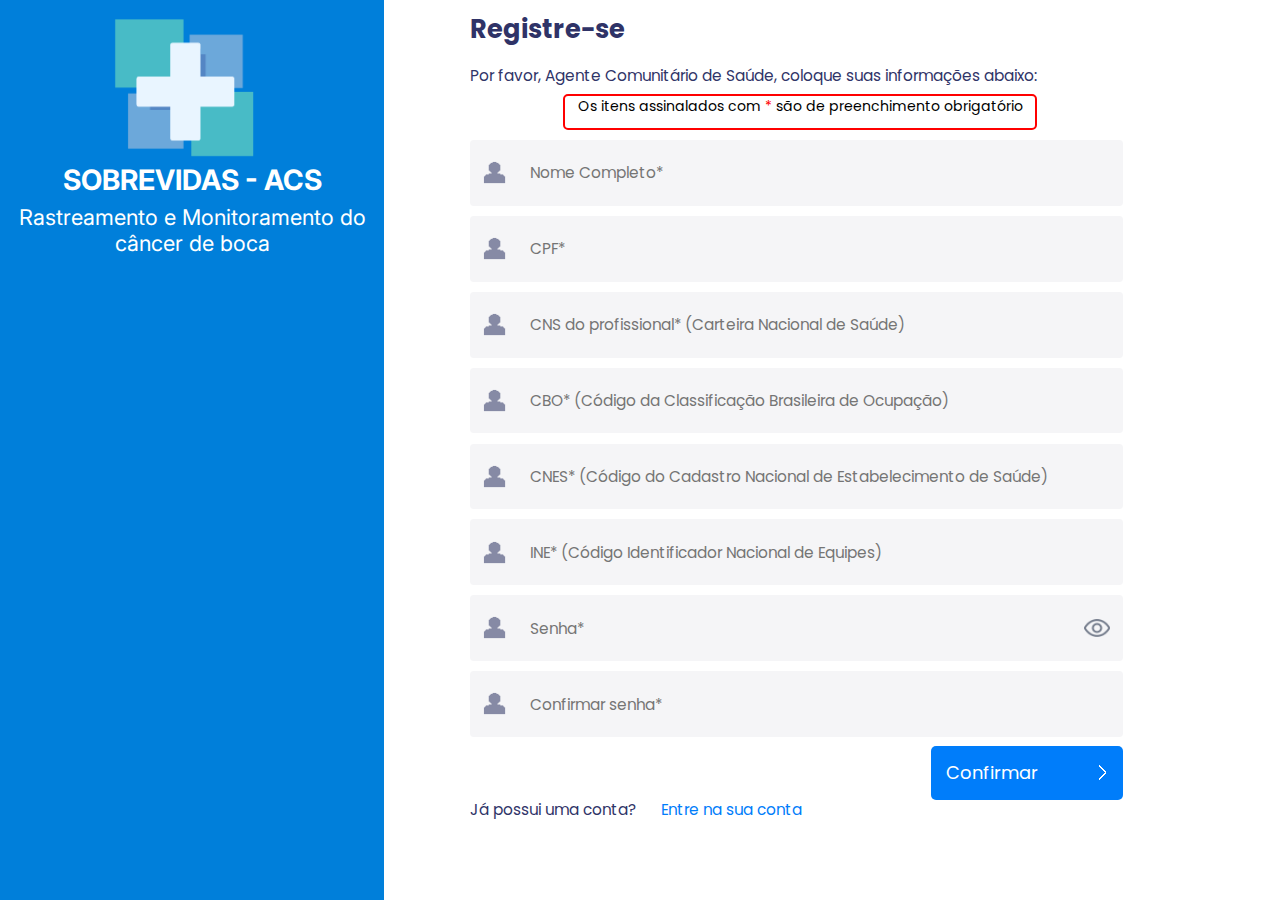
<file: tela-cadastro/index.html>
<!DOCTYPE html>
<html lang="pt-br">
<head>
    <meta charset="UTF-8">
    <meta name="viewport" content="width=device-width, initial-scale=1.0">
    <title>Cadastro</title>
    <link rel="stylesheet" href="style.css">
</head>
<body>
    <main>
        <h1>Registre-se</h1>
        <p class="pf">Por favor, Agente Comunitário de Saúde, coloque suas informações abaixo:</p>
    </main>
    <div>
        <p class="classeobrigatoria">Os itens assinalados com <span>*</span> são de preenchimento obrigatório</p>
    </div>
    <div class="formulario">
        <form action="/quote" method="post">
            <p class="p1">
                <label for="inome"></label>
                <input type="text" name="nome_completo" id="inome" required placeholder="Nome Completo*">
            </p>
            <p class="p1">
                <label for="icpf"></label>
                <input type="text" name="cpf" id="icpf" required minlength="11" maxlength="11" placeholder="CPF*" pattern="\d*">
            </p>
            <p class="p1">
                <label for="icns"></label>
                <input type="text" name="cns" id="icns" placeholder="CNS do profissional* (Carteira Nacional de Saúde)" required minlength="15" maxlength="15" pattern="\d*">
            </p>
            <p class="p1">
                <label for="icbo"></label>
                <input type="text" name="cbo" id="icbo" placeholder="CBO* (Código da Classificação Brasileira de Ocupação)" required minlength="6" maxlength="6" pattern="\d*">
            </p>
            <p class="p1">
                <label for="icnes"></label>
                <input type="text" name="cnes" id="icnes" placeholder="CNES* (Código do Cadastro Nacional de Estabelecimento de Saúde)" required minlength="7" maxlength="7" pattern="\d*">
            </p>
            <p class="p1">
                <label for="iine"></label>
                <input type="text" name="ine" id="iine" placeholder="INE* (Código Identificador Nacional de Equipes)" required minlength="10" maxlength="10" pattern="\d*">
            </p>
            <p class="p7">
                <label for="ipassword"></label>
                <input type="password" name="senha" id="ipassword" required placeholder="Senha*" class="senha">
                <a id="icon" onclick="showHide()"></a>
            </p>
            <p class="p8">
                <label for="iconfirmpassword"></label>
                <input type="password" name="confirmsenha" id="iconfirmpassword" required placeholder="Confirmar senha*">
            </p>
            <p class="enviar"><button type="submit">Confirmar</button></p>
            <div class="comconta">
                <p>Já possui uma conta?<a href="../telalogin/index.html" class="entrarconta">Entre na sua conta</a></p>
            </div>
        </form>
    </div>
    <div class="view">
        <img src="img/Logo Sobrevidas Sem Escrita.png" alt="Logo Sobrevidas" class="center">
        <h2>SOBREVIDAS - ACS</h2>
        <p class="cadastro">Rastreamento e Monitoramento do câncer de boca</p>
    </div>
    <script>
        const password = document.getElementById('ipassword');
        const icon = document.getElementById('icon')

        function showHide(){
            if(password.type === 'password'){
                password.setAttribute('type', 'text');
                icon.classList.add('hide');
            }
            else{
                password.setAttribute('type', 'password');
                icon.classList.remove('hide');
            }
        }
    </script>
</body>
</html>
</file>
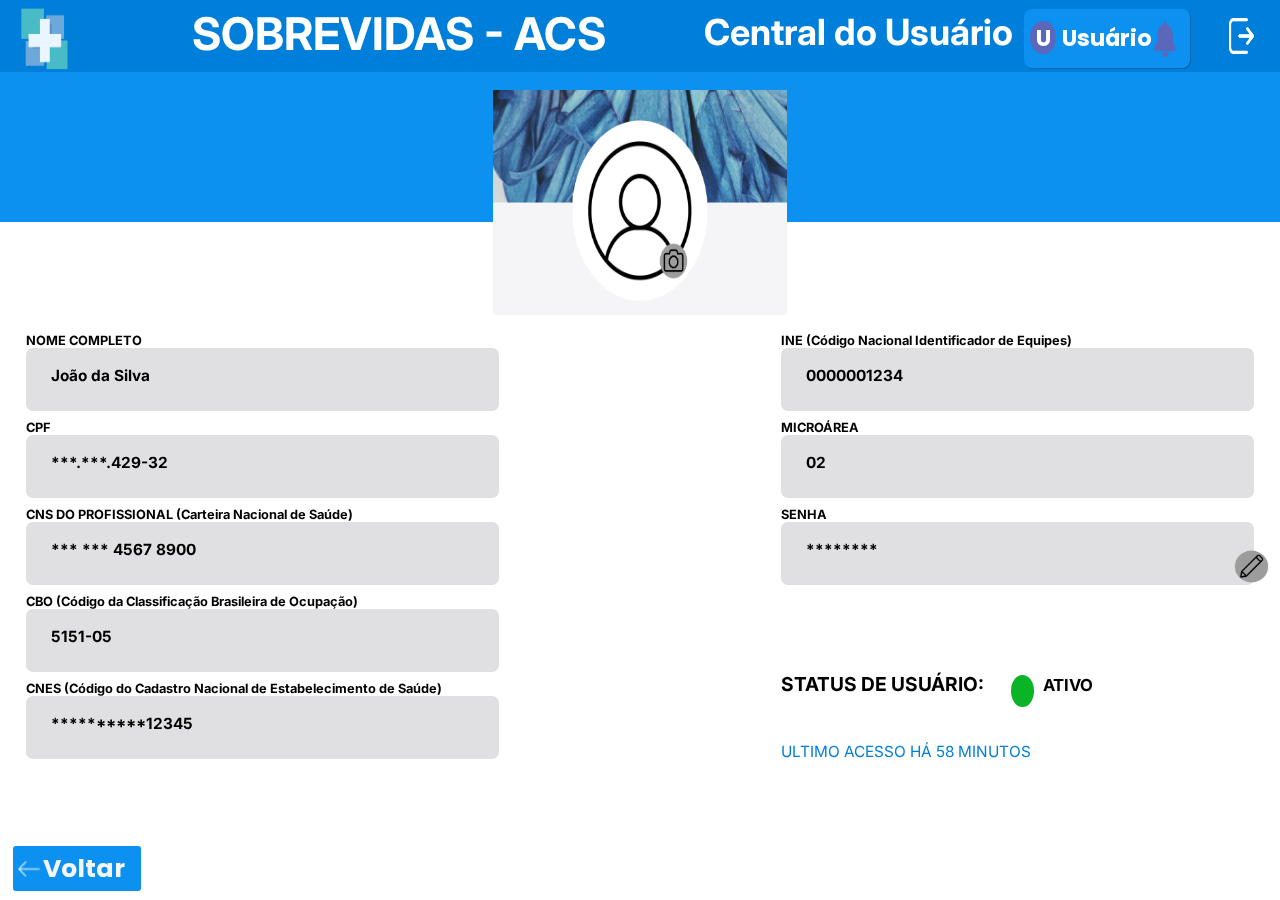
<file: central-usuario/centralusuario.html>
<!DOCTYPE html>
<html lang="en">
<head>
    <meta charset="UTF-8">
    <meta name="viewport" content="width=device-width, initial-scale=1.0">
    <title>Central do Usuário</title>
    <link rel="stylesheet" href="style.css">
</head>
<body>
    <header>
        <img src="img/LogoSobrevidas.png" alt="Logo Sobrevidas" class="posicionar">
        <h1 class="titulo">SOBREVIDAS - ACS</h1>
        <h2 class="subtitulo">Central do Usuário</h2>
        <div id="caixausuario">
            <p class="usuario">U</p>
            <p class="caixa">Usuário</p>
            <a href="#"><img src="img/sino.png" alt="Icone de Notificação" class="sinoimg"></a>
        </div>
        <a href="../telalogin/index.html"><img src="img/logout.png" alt="Icone de sair" class="sair"></a>
    </header>
    <div class="view">
        <img src="img/telafundo.png" alt="Modificar foto do usuário" class="imagem">
        <a href="#" class="camera"><img src="img/camera.png" alt="Icone de camera para trocar foto" class="camera"></a>
    </div>
    <div class="camposesquerda">
        <p class="cima">NOME COMPLETO</p>
        <p class="exemplo"><span>João da Silva</span></p>
        <p class="cima">CPF</p>
        <p class="exemplo"><span>***.***.429-32</span></p>
        <p class="cima">CNS DO PROFISSIONAL (Carteira Nacional de Saúde)</p>
        <p class="exemplo"><span>*** *** 4567 8900</span></p>
        <p class="cima">CBO (Código da Classificação Brasileira de Ocupação)</p>
        <p class="exemplo"><span>5151-05</span></p>
        <p class="cima">CNES (Código do Cadastro Nacional de Estabelecimento de Saúde)</p>
        <p class="exemplo"><span>**********12345</span></p>
    </div>
    <div class="camposdireita">
        <p class="cima">INE (Código Nacional Identificador de Equipes)</p>
        <p class="exemplo"><span>0000001234</span></p>
        <p class="cima">MICROÁREA</p>
        <p class="exemplo"><span>02</span></p>
        <p class="cima">SENHA</p>
        <div class="lapiscolar">
            <p class="exemplo"><span>********</span></p>
            <a href="#"><p class="lapis"><img src="img/lapis.png" alt="Lapis de edição" class="lapisimg"></p></a>
        </div>
        <p class="status">STATUS DE USUÁRIO: </p>
        <p class="bola"></p>
        <p class="ativo">ATIVO</p>
        <p class="acesso">ULTIMO ACESSO HÁ 58 MINUTOS</p>
    </div>
    <footer>
        <input type="submit" value="Voltar">
    </footer>
</body>
</html>
</file>
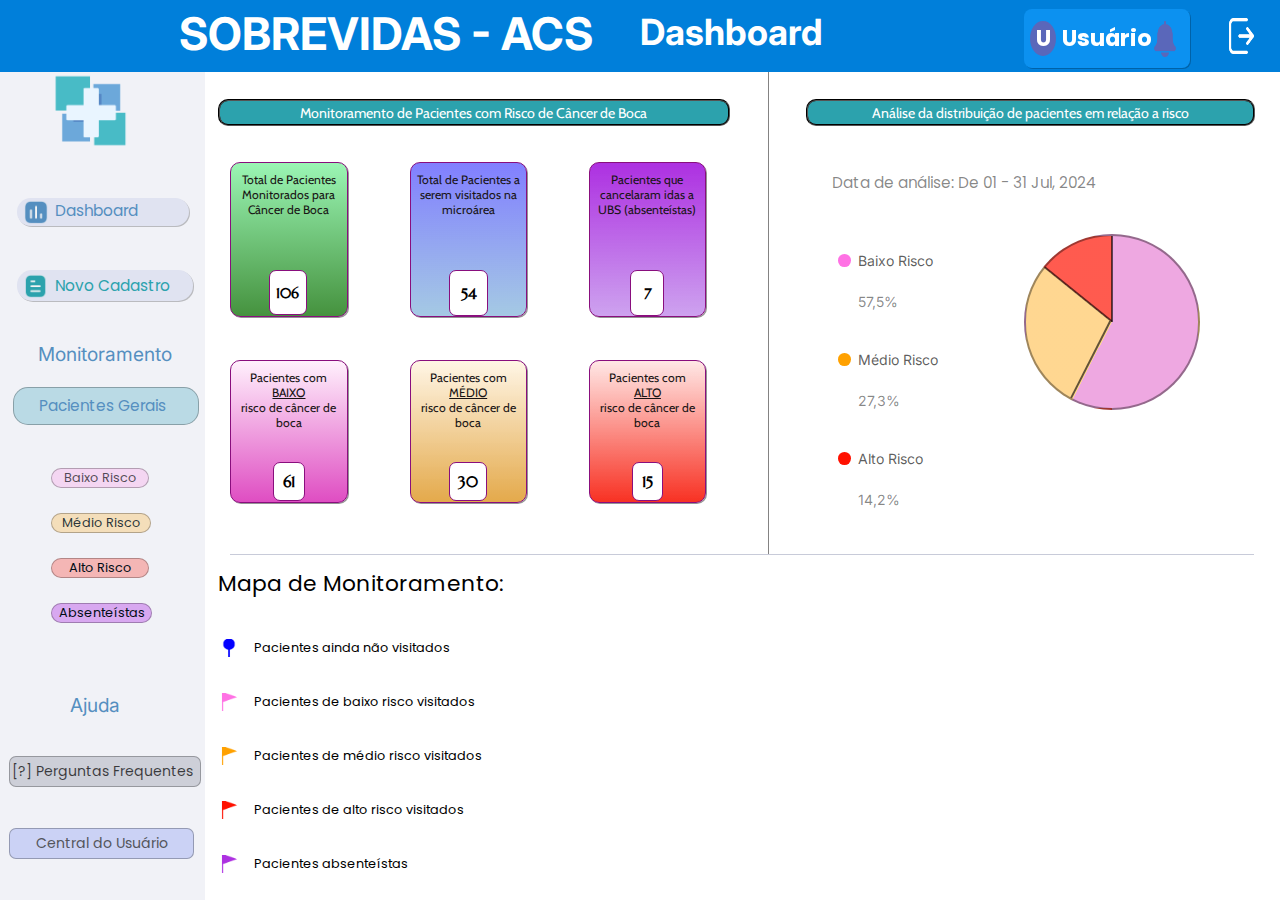
<file: dashboard/dashboard.html>
<!DOCTYPE html>
<html lang="pt-br">
<head>
    <meta charset="UTF-8">
    <meta name="viewport" content="width=device-width, initial-scale=1.0">
    <title>Dashboard</title>
    <link rel="stylesheet" href="style.css">
</head>
<body>
    <header>
        <h1 class="titulo">SOBREVIDAS - ACS</h1>
        <h2 class="subtitulo">Dashboard</h2>
        <div id="caixausuario">
            <p class="usuario">U</p>
            <p class="caixa">Usuário</p>
            <a href="#"><img src="img/sino.png" alt="Icone de Notificação" class="sinoimg"></a>
        </div>
        <a href="../telalogin/index.html"><img src="img/logout.png" alt="Icone de sair" class="sair"></a>
    </header>
    <nav>
        <a href="#"><img src="img/LogoSOBREVIDAS-ACS-semtext.png" alt="Logo Sobrevidas" class="logo"></a>
        <a href="dashboard.html" class="dashboard"><span class="posicionar1">Dashboard</span></a>
        <a href="#" class="novocadastro"><span class="posicionar1">Novo Cadastro</span></a>
        <br>
        <p class="monitoramento">Monitoramento</p>
        <a href="#" class="pacientesgerais"><span class="pag">Pacientes Gerais</span></a>
        <br>
        <a href="#" class="baixorisco">Baixo Risco</a>
        <br>
        <a href="#" class="mediorisco">Médio Risco</a>
        <br>
        <a href="#" class="altorisco">Alto Risco</a>
        <br>
        <a href="#" class="absenteistas">Absenteístas</a>
        <br>
        <p class="ajuda">Ajuda</p>
        <br>
        <a href="#" class="perguntas"><span class="pg">[?] Perguntas Frequentes</span></a>
        <br>
        <a href="../central-usuario/centralusuario.html" class="central"><span class="c">Central do Usuário</span></a>
    </nav>
    <div class="Dados1">
        <p class="monitoramento2">Monitoramento de Pacientes com Risco de Câncer de Boca</p>
        <a href="#"><p class="p1">Total de Pacientes Monitorados para Câncer de Boca</p></a>
        <a href="#"><p class="dp1">106</p></a>
        <a href="#"><p class="p2">Total de Pacientes a serem visitados na microárea</p></a>
        <a href="#"><p class="dp2">54</p></a>
        <a href="#"><p class="p3">Pacientes que cancelaram idas a UBS (absenteístas)</p></a>
        <a href="#"><p class="dp3">7</p></a>
        <a href="#"><p class="p4">Pacientes com <br><u>BAIXO</u><br> risco de câncer de <br>boca</p></a>
        <a href="#"><p class="dp4">61</p></a>
        <a href="#"><p class="p5">Pacientes com <br><u>MÉDIO</u><br> risco de câncer de <br>boca</p></a>
        <a href="#"><p class="dp5">30</p></a>
        <a href="#"><p class="p6">Pacientes com <br> <u>ALTO</u> <br> risco de câncer de <br> boca</p></a>
        <a href="#"><p class="dp6">15</p></a>
        <img src="img/linhavertical.png" alt="Separação vertical" class="vertical">
        <img src="img/linhahorizontal.png" alt="Separação horizontal" class="horizontal">
    </div>
    <div class="Dados2">
        <p class="analise">Análise da distribuição de pacientes em relação a risco</p>
        <div class="grafico">
            <div class="dividir" style="--precent: 57.5"></div>
            <div class="dividir" style="--precent:85.8"></div>
            <div class="dividir" style="--precent: 100"></div>
        </div>
        <p class="d1">Data de análise: De 01 - 31 Jul, 2024</p>
        <div class="info">
            <p class="bola1"></p>
            <p class="d2">Baixo Risco </p>
            <p class="d22">57,5%</p>
            <p class="bola2"></p>
            <p class="d3">Médio Risco</p>
            <p class="d33">27,3%</p>
            <p class="bola3"></p>
            <p class="d4">Alto Risco</p>
            <p class="d44">14,2%</p>
        </div>
    </div>
    <div class="MapaMonitoramento">
        <h2>Mapa de Monitoramento:</h2>
        <p class="pnv">Pacientes ainda não visitados</p>
        <p class="pbv">Pacientes de baixo risco visitados</p>
        <p class="pmv">Pacientes de médio risco visitados</p>
        <p class="pav">Pacientes de alto risco visitados</p>
        <p class="pa">Pacientes absenteístas</p>
        <div class="mapa">
            <iframe src="https://www.google.com/maps/embed?pb=!1m18!1m12!1m3!1d1135.7998451987369!2d-49.33081944809181!3d-16.758751980557424!2m3!1f0!2f0!3f0!3m2!1i1024!2i768!4f13.1!3m3!1m2!1s0x935ef79b4e646c55%3A0x267e8dbc9ec30892!2sUBS%20Garavelo%20Park!5e0!3m2!1spt-BR!2sbr!4v1716577007130!5m2!1spt-BR!2sbr" width="600" height="450" style="border:0;" allowfullscreen="" loading="lazy" referrerpolicy="no-referrer-when-downgrade"></iframe>
        </div>
    </div>
</body>
</html>
</file>
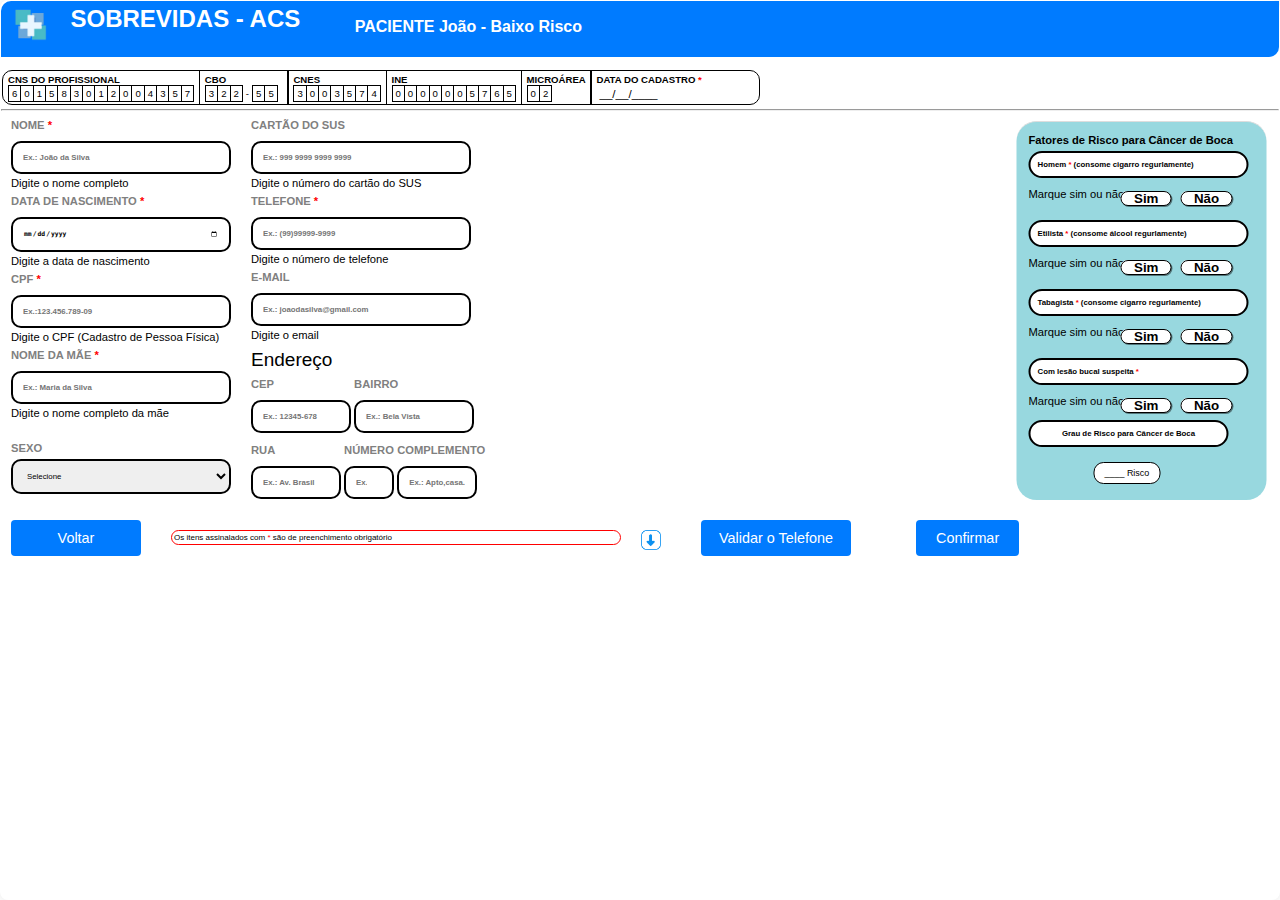
<file: formulario/formulario.html>
<!DOCTYPE html>
<html lang="pt-BR">
<head>
    <meta charset="UTF-8">
    <meta name="viewport" content="width=device-width, initial-scale=1.0">
    <title>SOBREVIDAS - ACS</title>
    <link rel="stylesheet" href="style.css">
    <link rel="stylesheet" href="media-query.css">
</head>
<body>
    <div class="container">
        <header>
            <img src="imagens/logo.png" alt="logo sobre-vidas">
            <h1>SOBREVIDAS - ACS</h1>
            <h2>PACIENTE João - Baixo Risco</h2>
        </header>
        <form>
            <div class="form-section-01">
                <table class="infoacs" id="cns">
                    <tr>
                        <caption>CNS DO PROFISSIONAL</caption>
                        <tr>
                            <td>6</td>
                            <td>0</td>
                            <td>1</td>
                            <td>5</td>
                            <td>8</td>
                            <td>3</td>
                            <td>0</td>
                            <td>1</td>
                            <td>2</td>
                            <td>0</td>
                            <td>0</td>
                            <td>4</td>
                            <td>3</td>
                            <td>5</td>
                            <td>7</td>
                        </tr>
                    </tr>
                </table>

                <table class="infoacs" id="cbo">
                    <tr>
                        <caption>CBO</caption>
                        <td>3</td>
                        <td>2</td>
                        <td>2</td>
                        <td id="hifen">-</td>
                        <td>5</td>
                        <td>5</td>
                    </tr>
                </table>

                <table class="infoacs" id="cnes">
                        <tr>
                            <caption>CNES</caption>
                            <td>3</td>
                            <td>0</td>
                            <td>0</td>
                            <td>3</td>
                            <td>5</td>
                            <td>7</td>
                            <td>4</td>
                        </tr>
                </table>
                        
                <table class="infoacs" id="ine">
                        <tr>
                            <caption>INE</caption>
                            <td>0</td>
                            <td>0</td>
                            <td>0</td>
                            <td>0</td>
                            <td>0</td>
                            <td>0</td>
                            <td>5</td>
                            <td>7</td>
                            <td>6</td>
                            <td>5</td>
                        </tr>
                </table>
                        
                <table class="infoacs" id="microarea">
                        <tr>
                            <caption>MICROÁREA</caption>
                            <td>0</td>
                            <td>2</td>
                        </tr>
                </table>

                <table class="infoacs" id="datacadastro">
                    <tr>
                        <caption>DATA DO CADASTRO <div class="asc">*</div></caption>
                        <td style="border: none; font-size: 1.21em;">__/__/____</td>
                    </tr>
                </table>
            </div>

            <hr>

            <div class="form-section-one">
                <label for="nome">NOME <div class="asc">*</div></label>
                <input type="text" id="nome" required placeholder="Ex.: João da Silva">
                <p>Digite o nome completo</p>

                <label for="data-nascimento">DATA DE NASCIMENTO <div class="asc">*</div></label>
                <input type="date" id="data-nascimento" required placeholder="Ex.:DD/MM/AAAA">
                <p>Digite a data de nascimento</p>

                <label for="cpf">CPF <div class="asc">*</div></label>
                <input type="text" id="cpf" required placeholder="Ex.:123.456.789-09">
                <p>Digite o CPF &#40Cadastro de Pessoa Física&#41</p>

                <label for="mae">NOME DA MÃE <div class="asc">*</div></label>
                <input type="text" id="mae" placeholder="Ex.: Maria da Silva">
                <p>Digite o nome completo da mãe</p>

                <label for="isexo" style="margin-bottom: -30px;margin-top: 10px;">SEXO</label>
                <select name="sexo" id="isexo">
                    <option value="">Selecione</option>
                    <option value="MASC">Masculino</option>
                    <option value="FEM">Feminino</option>
                </select>

            </div>
            <div class="form-section-two">
                <label for="isus">CARTÃO DO SUS</label>
                <input type="text" id="isus" placeholder="Ex.: 999 9999 9999 9999">
                <p>Digite o número do cartão do SUS</p>


                <label for="itel">TELEFONE <div class="asc">*</div></label>
                <input type="tel" id="itel" pattern="^\(\d{2}\)\d{4,5}-\d{4}$" placeholder="Ex.: (99)99999-9999">
                <p>Digite o número de telefone</p>

                <label for="imail">E-MAIL</label>
                <input type="text" id="imail" placeholder="Ex.: joaodasilva@gmail.com">
                <p>Digite o email</p>

                <p id="campo-endereco">Endereço</p>

                <div class="form-section-three">
                        <div id="cep">
                            <label for="icep">CEP</label>
                            <input type="text" id="cep" pattern="^\d{5}-\d{3}$" placeholder="Ex.: 12345-678">
                        </div>
                        <div id="ibairro">
                            <label for="ibairro">BAIRRO</label>
                            <input type="text" id="ibairro" placeholder="Ex.: Bela Vista">
                        </div>
                        <div id="irua">
                            <label for="irua">RUA</label>
                            <input type="text" id="irua" placeholder="Ex.: Av. Brasil">
                        </div>
                        <div id="inum">
                            <label for="inum">NÚMERO</label>
                            <input type="number" id="inum" placeholder="Ex.: 99">
                        </div>
                        <div id="complemento">
                            <label for="icomplemento">COMPLEMENTO</label>
                            <input type="text" id="icomplemento" placeholder="Ex.: Apto,casa...">
                        </div>
                </div>
            </div>
            <div class="form-section risk-factors">
                <h3>Fatores de Risco para Câncer de Boca</h3>
                <div>
                    <label class="borda">Homem <div class="asc">*</div> &#40consome cigarro regurlamente&#41</label>
                    <div class="radio-group">
                        <p>Marque sim ou não: </p>
                        <label class="label1"><input type="radio" name="tipo1" id="sim1"><span>Sim</span></label>
                        <label class="label2"><input type="radio" name="tipo1" id="nao1"><span>Não</span></label>
                    </div>
                </div>
                <div>
                    <label class="borda">Etilista <div class="asc">*</div> &#40consome álcool regurlamente&#41</label>
                    <div class="radio-group">
                        <p>Marque sim ou não: </p>
                        <label class="label1"><input type="radio" name="tipo2" id="sim2"><span>Sim</span></label>
                        <label class="label2"><input type="radio" name="tipo2" id="nao2"><span>Não</span></label>
                    </div>
                </div>
                <div>
                    <label class="borda">Tabagista <div class="asc">*</div> &#40consome cigarro regurlamente&#41</label>
                    <div class="radio-group">
                        <p>Marque sim ou não: </p>
                        <label class="label1"><input type="radio" name="tipo3" id="sim3"><span>Sim</span></label>
                        <label class="label2"><input type="radio" name="tipo3" id="nao3"><span>Não</span></label>
                    </div>
                </div>
                <div>
                    <label class="borda">Com lesão bucal suspeita <div class="asc">*</div></label>
                    <div class="radio-group">
                        <p>Marque sim ou não: </p>
                        <label class="label1"><input type="radio" name="tipo4" id="sim4"><span>Sim</span></label>
                        <label class="label2"><input type="radio" name="tipo4" id="nao4"><span>Não</span></label>
                    </div>
                </div>
                <div class="risk-level">
                    <label class="borda">Grau de Risco para Câncer de Boca</label>
                    <div class="risk-status">____ Risco</div>
                </div>
            </div>
        </form>
            <div class="botoes">
                <div class="form-section-voltar">
                    <button type="submit">Voltar</button>
                </div>
                <div class="form-section-obrigatorio">
                    <p>Os itens assinalados com <span class="asc">*</span> são de preenchimento obrigatório</p>
                </div>
                <div class="form-section-download">
                    <img src="imagens/download.png" alt="Icone de Download">
                </div>
                <div class="form-section-validar-tel">
                    <button type="submit">Validar o Telefone</button>
                </div>
                <div class="form-section-confirmar">
                    <button type="submit">Confirmar</button>
                </div>
            </div>
    </div>
</body>
</html>
</file>
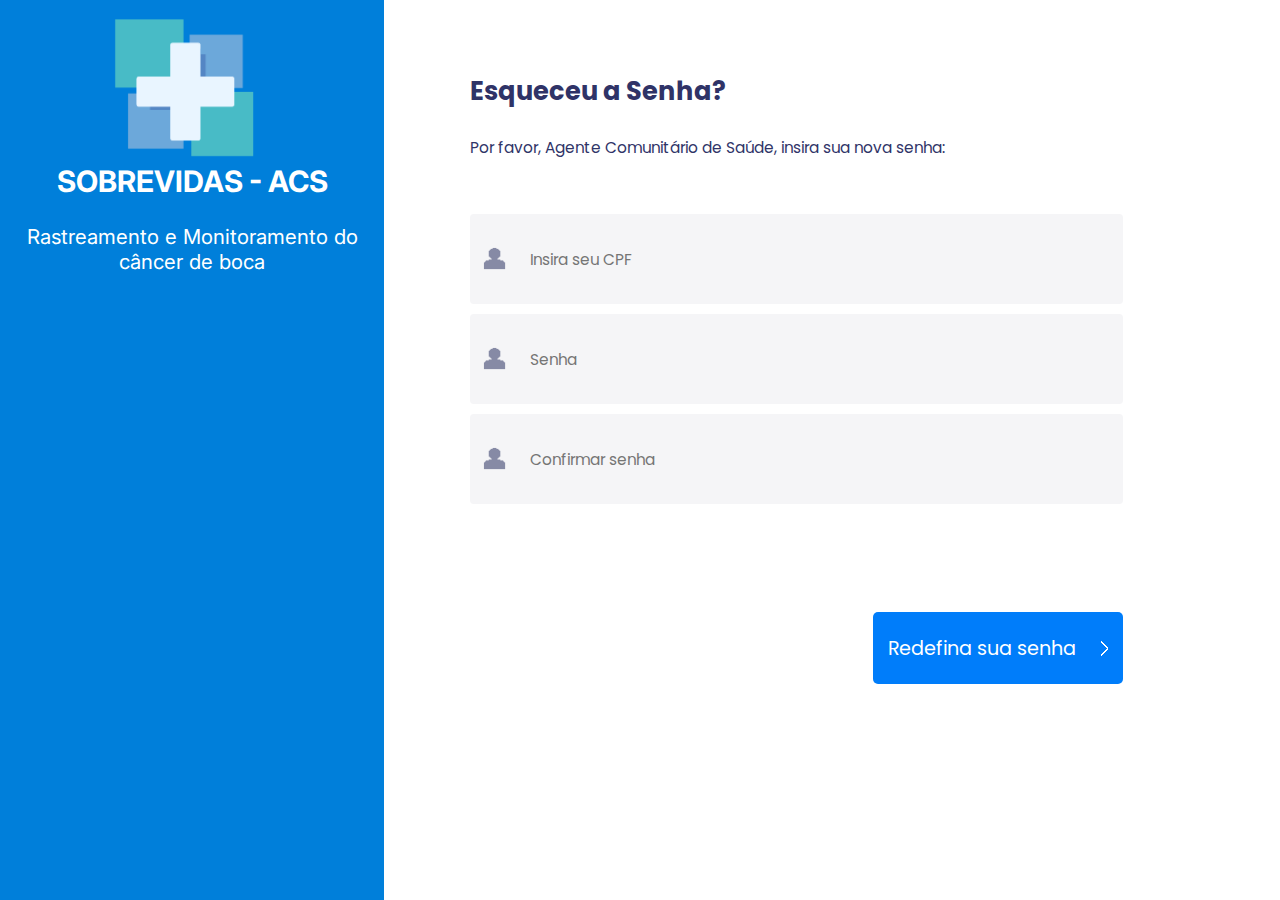
<file: tela-esqueceusenha/esqueceusenha.html>
<!DOCTYPE html>
<html lang="pt-br">
<head>
    <meta charset="UTF-8">
    <meta name="viewport" content="width=device-width, initial-scale=1.0">
    <title>Esqueceu a Senha</title>
    <link rel="stylesheet" href="style.css">
</head>
<body>
    <main>
        <h1>Esqueceu a Senha?</h1>
        <p class="pf">Por favor, Agente Comunitário de Saúde, insira sua nova senha:</p>
    </main>
    <div class="formulario">
        <form action="#">
            <p class="p1">
                <label for="icpf"></label>
                <input type="text" name="cpf" id="icpf" required minlength="11" maxlength="11" placeholder="Insira seu CPF" pattern="\d*">
            </p>
            <p class="p1">
                <label for="ipassword"></label>
                <input type="password" name="senha" id="ipassword" required placeholder="Senha">
            </p>
            <p class="p1">
                <label for="iconfirmpassword"></label>
                <input type="password" name="confirmpassword" id="iconfirmpassord" required placeholder="Confirmar senha">
            </p>
            <p class="enviar"><input type="submit" value="Redefina sua senha"></p>
        </form>
    </div>
    <div class="view">
        <img src="img/Logo Sobrevidas Sem Escrita.png" alt="Logo Sobrevidas" class="center">
        <h2>SOBREVIDAS - ACS</h2>
        <p class="rastreamento">Rastreamento e Monitoramento do câncer de boca</p>
    </div>

</body>
</html>
</file>
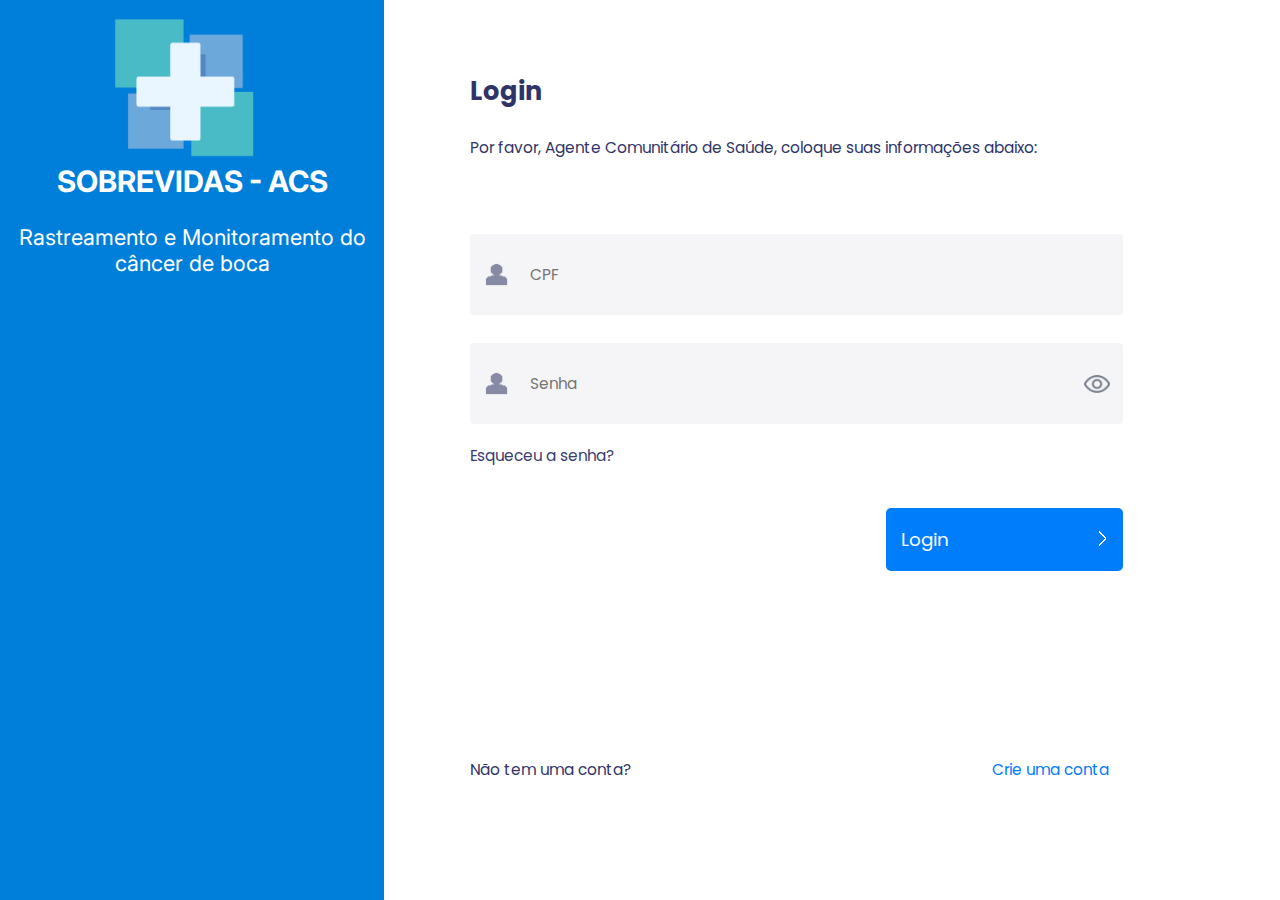
<file: tela-login/login.html>
<!DOCTYPE html>
<html lang="pt-br">
<head>
    <meta charset="UTF-8">
    <meta name="viewport" content="width=device-width, initial-scale=1.0">
    <title>Login</title>
    <link rel="stylesheet" href="style.css">
</head>
<body>
    <main>
        <h1>Login</h1>
        <p class="pf">Por favor, Agente Comunitário de Saúde, coloque suas informações abaixo:</p>
    </main>
    <div class="formulario">
        <form action="#">
            <p class="p1">
                <label for="icpf"></label>
                <input type="text" name="cpf" id="icpf" required minlength="11" maxlength="11" placeholder="CPF" class="mainLoginInput" pattern="\d*">
            </p>
            <p class="p1">
                <label for="ipassword"></label>
                <input type="password" name="senha" id="ipassword" required placeholder="Senha" class="senha">
                <a id="icon" onclick="showHide()"></a>
            </p>
            <p class="esenha"><a href="../telaesqueceusenha/esqueceusenha.html" class="esenha">Esqueceu a senha?</a></p>
            <p class="enviar"><button type="submit">Login</button></p>
            <div class="semconta">
                <p>Não tem uma conta?<a href="../telalogin/index.html" class="criar">Crie uma conta</a></p>
            </div>
        </form>
    </div>
    <div class="view">
        <img src="img/Logo Sobrevidas Sem Escrita.png" alt="Logo Sobrevidas" class="center">
        <h2>SOBREVIDAS - ACS</h2>
        <p class="login">Rastreamento e Monitoramento do câncer de boca</p>
    </div>
    <script>
        const password = document.getElementById('ipassword');
        const icon = document.getElementById('icon')

        function showHide(){
            if(password.type === 'password'){
                password.setAttribute('type', 'text');
                icon.classList.add('hide');
            }
            else{
                password.setAttribute('type', 'password');
                icon.classList.remove('hide');
            }
        }
    </script>
</body>
</html>
</file>
<file: tela-cadastro/style.css>
@charset "UTF-8";

@import url('https://fonts.googleapis.com/css2?family=Kaushan+Script&family=Passion+One:wght@400;700;900&family=Permanent+Marker&family=Poppins:ital,wght@0,100;0,200;0,300;0,400;0,500;0,600;0,700;0,800;0,900;1,100;1,200;1,300;1,400;1,500;1,600;1,700;1,800;1,900&family=Sriracha&display=swap');

@import url('https://fonts.googleapis.com/css2?family=Inter:wght@100..900&family=Kaushan+Script&family=Passion+One:wght@400;700;900&family=Permanent+Marker&family=Poppins:ital,wght@0,100;0,200;0,300;0,400;0,500;0,600;0,700;0,800;0,900;1,100;1,200;1,300;1,400;1,500;1,600;1,700;1,800;1,900&family=Sriracha&display=swap');

*{
    margin: 0px;
    padding: 0px;
}

h1{
    padding-top: 10px;
    margin-left:36.7vw;
    font-family: "Poppins";
    color: #2F3367;
    font-size: 2vw;
    padding-bottom: 8px;
}

p.pf{
    font-size: 1.2vw;
    margin-bottom: 0.8vh;
}

p{
    margin-top: 0.8vh;
    margin-left: 36.7vw;
    font-family: "Poppins";
    color: #303468;
}

.classeobrigatoria{
    color: black;
    font-size: 1.1vw;
    width: 36.7vw;
    height: 3.5vh;
    border: 2px solid red;
    margin-left: 44vw;
    text-align: center;
    border-radius: 5px;
}

span{
    color: red;
    font-size: 1.1vw;
}

.view{
    width: 30vw;
    height: 100vh;
    position: fixed;
    background-color: #007FDA;
    top: 0;
    left: 0;
}

h2{
    color: white;
    text-align: center;
    font-family: "Inter";
    font-size: 2.2vw;
    font-weight: bold;
}

.cadastro{
    margin-left: 0px;
    color: white;
    text-align: center;
    font-family: "Inter";
    font-size: 1.7vw;
    font-weight: normal;
}

.center{
    display: block;
    margin-left: 7vw;
    margin-right: auto;
    width: 50%;
}

input[type=text]{
    width:51vw;
    height: 7.3vh;
    box-sizing: border-box;
    border: none;
    border-radius: 4px;
    font-size: 1.2vw;
    font-family: "Poppins";
    background-image: url(img/icone2.png);
    background-position: left 10px center ;
    background-repeat: no-repeat;
    background-size: 2.3vw;
    background-color: #F5F5F7;
    padding: 12px 20px 12px 60px;
    color: #8B8FA8;
    margin-top: 3px;
}

#icon{
    position: absolute;
    left: 83.7vw;
    width: 4vw;
    height: 7.3vh;
    box-sizing: border-box;
    border: none;
    background-image: url(img/olhosenha.png);
    background-size: 2vw;
    background-repeat: no-repeat;
    background-position: center center;
    border-top-right-radius: 4px;
    border-bottom-right-radius: 4px;
    margin-top: 3px;
    padding-top: 25px;
    cursor: pointer;
}

#icon.hide{
    background-image: url(img/olhosenhafechado.png);
    background-size: 2vw;
    background-repeat: no-repeat;
    background-position: center center;
}

input[type=password].senha{
    position: relative;
    width:51vw;
    height: 7.3vh;
    box-sizing: border-box;
    border: none;
    border-radius: 4px;
    font-size: 1.2vw;
    background-image: url(img/icone2.png);
    background-position: left 10px center ;
    background-repeat: no-repeat;
    background-size: 2.3vw;
    font-family: "Poppins";
    background-color: #F5F5F7;
    padding: 12px 20px 12px 60px;
    color: #8B8FA8;
    margin-top: 3px;
}

input[type=password]{
    position: relative;
    width:51vw;
    height: 7.3vh;
    box-sizing: border-box;
    border: none;
    border-radius: 4px;
    font-size: 1.2vw;
    background-image: url(img/icone2.png);
    background-position: left 10px center ;
    background-repeat: no-repeat;
    background-size: 2.3vw;
    font-family: "Poppins";
    background-color: #F5F5F7;
    padding: 12px 20px 12px 60px;
    color: #8B8FA8;
    margin-top: 3px;
}

button[type=submit]{
    width:15vw;
    height: 6vh;
    box-sizing: border-box;
    border: none;
    border-radius: 5px;
    font-size: 1.2vw;
    font-family: "Poppins";
    background-color: #007DFA;
    background-image: url(img/iconeproximo.png);
    background-position: right 12px center;
    background-repeat: no-repeat;
    background-size: 1.2vw;
    color: white;
    font-weight: normal;
    font-size: 1.4vw;
    text-align:start;
    padding-left: 15px;
    margin-left: 36vw;
}

.enviar{
    margin-top: 1vh;
}

button[type=submit]:hover{
    background-color: #0172e4;
}

.comconta{
    font-size: 1.2vw;
    position: relative;
    bottom: 1vh;
}

a.entrarconta{
    font-size: 1.2vw;
    text-decoration: none;
    color: #007DFA;
    margin-left: 2vw;
}

a.entrarconta:hover{
    color: #0172e4;
}
</file>
<file: central-usuario/style.css>
@charset "UTF-8";

@import url('https://fonts.googleapis.com/css2?family=Kaushan+Script&family=Passion+One:wght@400;700;900&family=Permanent+Marker&family=Poppins:ital,wght@0,100;0,200;0,300;0,400;0,500;0,600;0,700;0,800;0,900;1,100;1,200;1,300;1,400;1,500;1,600;1,700;1,800;1,900&family=Sriracha&display=swap');

@import url('https://fonts.googleapis.com/css2?family=Inter:wght@100..900&family=Kaushan+Script&family=Passion+One:wght@400;700;900&family=Permanent+Marker&family=Poppins:ital,wght@0,100;0,200;0,300;0,400;0,500;0,600;0,700;0,800;0,900;1,100;1,200;1,300;1,400;1,500;1,600;1,700;1,800;1,900&family=Sriracha&display=swap');

*{
    margin: 0px;
    padding: 0px;
}

p{
    font-family: "Inter";
}

header{
    background-color: #007FDA;
    width: 100%;
    height: 8vh;
    display: flex;
}

.posicionar{
    display: block;
    margin-left: 1%;
    height: 8vh;
    width: 5%;
}

.titulo{
    font-size: 5vh;
    position: fixed;
    font-family: "Inter";
    margin-top: 0.5%;
    left: 15%;
    color: white;
}

.subtitulo{
    font-size: 4vh;
    position: fixed;
    font-family: "Inter";
    color: white;
    margin-top: 0.8%;
    left: 55%;
}

#caixausuario{
    position: fixed;
    display: flex;
    background-color: #0C91F0;
    border-radius: 8px;
    height: 6.5%;
    width: 13%;
    top: 1%;
    left: 80%;
    box-shadow: 1px 1px rgba(0, 0, 0, 0.226);
}

.usuario{
    position: fixed;
    background-color: #5A67BA;
    border-radius: 50%;
    color: white;
    font-family: "Poppins";
    font-weight: bold;
    margin-top: 1.3vh;
    margin-left: 0.5vw;
    width: 2%;
    height: 3.7%;
    text-align: center;
    font-size: 2.5vh;
}

.caixa{
    position: fixed;
    color: white;
    font-family: "Poppins";
    font-weight: bold;
    top: 2.3%;
    left: 83%;
    font-size: 2.5vh;
}

.sinoimg{
    position: fixed;
    top: 2.3vh;
    left: 90%;
    width: 2%;
    height: 4%;
}

.sair{
    position: fixed;
    display: block;
    height: 4%;
    width: 2%;
    top: 2%;
    right: 2%;
}

.view{
    background-color: #0C91F0;
    position: fixed;
    top: 20;
    width: 100%;
    height: 150px;
}

.imagem{
    position: relative;
    margin: auto;
    left: 38.5vw;
    height: 25vh;
    width: 23%;
    margin-top: 2vh;
}

.camera{
    position: absolute;
    margin-left: 25.5vw;
    height: 6vh;
    width: 18%;
    top: 9vh;
    left: 0px;
}

.cima{
    font-size: 1vw;
    font-weight: bold;
}

.camposesquerda{
    margin-left: 2%;
    position: fixed;
    top: 37%;
}

.exemplo{
    position: relative;
    background-color: #E0E0E3;
    border-radius: 7px;
    width: 37vw;
    height: 7vh;
    font-weight: bold;
    margin-bottom: 0.7vw;
}

span{
    position: fixed;
    margin-top: 2vh;
    margin-left: 2vw;
    font-size: 1.2vw;
}

.camposdireita{
    position: fixed;
    top: 37%;
    margin-left: 61%;
}

.lapiscolar{
    position: fixed;
}

.lapisimg{
    position: absolute;
    width: 3.5vw;
    top: 2.5vh;
    margin-left: 35vw;
    left: 0px;
}

.status{
    margin-top: 6px;
    position: fixed;
    top: 74vh;
    font-size: 1.5vw;
    font-weight: bold;
}

.bola{
    position: fixed;
    background-color: #0BB326;
    width: 1.8vw;
    height: 3.5vh;
    border-radius: 50%;
    top: 75vh;
    left: 79vw;
}

.ativo{
    position: fixed;
    top: 75vh;
    left: 81.5vw;
    font-weight: bold;
    font-size: 1.3vw;
}

.acesso{
    position: fixed;
    margin-top: 4px;
    top: 82%;
    color: #007FDA;
    font-size: 1.2vw;
}

footer{
    position: fixed;
    bottom: 1%;
    left: 1%;   
}

input[type=submit]{
    background-color: #0C91F0;
    color: #F5F5F7;
    font-family: "Poppins";
    border-radius: 3px;
    border: none;
    width: 10vw;
    height: 5vh;
    font-weight: bold;
    background-image: url(img/flecha\ esquerda.png);
    background-size: 2vw;
    background-position: left 3% center;
    background-repeat: no-repeat;
    font-size: 2.8vh;
    text-align: center;
    padding-left: 15px;
}

input[type=submit]:hover{
    background-color: #1675b9;
}
</file>
<file: dashboard/style.css>
@charset "UTF-8";

@import url('https://fonts.googleapis.com/css2?family=Kaushan+Script&family=Passion+One:wght@400;700;900&family=Permanent+Marker&family=Poppins:ital,wght@0,100;0,200;0,300;0,400;0,500;0,600;0,700;0,800;0,900;1,100;1,200;1,300;1,400;1,500;1,600;1,700;1,800;1,900&family=Sriracha&display=swap');

@import url('https://fonts.googleapis.com/css2?family=Inter:wght@100..900&family=Kaushan+Script&family=Passion+One:wght@400;700;900&family=Permanent+Marker&family=Poppins:ital,wght@0,100;0,200;0,300;0,400;0,500;0,600;0,700;0,800;0,900;1,100;1,200;1,300;1,400;1,500;1,600;1,700;1,800;1,900&family=Sriracha&display=swap');

@import url('https://fonts.googleapis.com/css2?family=Cabin:ital,wght@0,400..700;1,400..700&family=Inter:wght@100..900&family=Kaushan+Script&family=Passion+One:wght@400;700;900&family=Permanent+Marker&family=Poppins:ital,wght@0,100;0,200;0,300;0,400;0,500;0,600;0,700;0,800;0,900;1,100;1,200;1,300;1,400;1,500;1,600;1,700;1,800;1,900&family=Sriracha&display=swap');

@import url('https://fonts.googleapis.com/css2?family=Cabin:ital,wght@0,400..700;1,400..700&family=Inter:wght@100..900&family=Kaushan+Script&family=Marcellus+SC&family=Passion+One:wght@400;700;900&family=Permanent+Marker&family=Poppins:ital,wght@0,100;0,200;0,300;0,400;0,500;0,600;0,700;0,800;0,900;1,100;1,200;1,300;1,400;1,500;1,600;1,700;1,800;1,900&family=Sriracha&display=swap');

*{
    margin: 0px;
    padding: 0px;
}

a{
    text-decoration: none;
}

p{
    font-family: "Inter";
}

header{
    background-color: #007FDA;
    width: 100%;
    height: 8vh;
    display: flex;
}

.posicionar{
    display: block;
    margin-left: 1%;
    height: 8vh;
    width: 5%;
}

.titulo{
    font-size: 5vh;
    position: absolute;
    font-family: "Inter";
    margin-top: 0.5%;
    left: 14%;
    color: white;
}

.subtitulo{
    font-size: 4vh;
    position: absolute;
    font-family: "Inter";
    color: white;
    margin-top: 0.8%;
    left: 50%;
    top: 0vh;
    font-weight: bold;
}

#caixausuario{
    position: absolute;
    display: flex;
    background-color: #0C91F0;
    border-radius: 8px;
    height: 6.5%;
    width: 13%;
    top: 1%;
    left: 80%;
    box-shadow: 1px 1px rgba(0, 0, 0, 0.226);
}

.usuario{
    position: fixed;
    background-color: #5A67BA;
    border-radius: 50%;
    color: white;
    font-family: "Poppins";
    font-weight: bold;
    margin-top: 1.3vh;
    margin-left: 0.5vw;
    width: 2%;
    height: 3.9%;
    text-align: center;
    font-size: 2.5vh;
}

.caixa{
    position: fixed;
    color: white;
    font-family: "Poppins";
    font-weight: bold;
    top: 2.3%;
    left: 83%;
    font-size: 2.5vh;
}

.sinoimg{
    position: fixed;
    top: 2.3vh;
    left: 90%;
    width: 2%;
    height: 4%;
}

.sair{
    position: fixed;
    display: block;
    height: 4%;
    width: 2%;
    top: 2%;
    right: 2%;
}

nav{
    background-color: #F1F2F7;
    width: 16vw;
    font-family: "Poppins";
    height: 92vh;
}

.logo{
    width: 6vw;
    margin-left: 4vw;
}

.dashboard{
    position: absolute;
    background-color: #e0e3f1;
    box-shadow: 1px 1px rgba(0, 0, 0, 0.226);
    text-decoration: none;
    color: #558FC0;
    border-radius: 15px;
    margin-left: 0.3vw;
    background-image: url(img/iconeDashboard1.png);
    background-repeat: no-repeat;
    background-position: 0.5vw;
    background-size: 2vw;
    padding-top: 0.1vw;
    padding-bottom: 0.3vw;
    padding-left: 1vw;
    padding-right: 4vw;
    font-size: 1.2vw;
    top: 22vh;
    left: 1vw;
}

.novocadastro{
    position: absolute;
    background-color: #e0e3f1;
    box-shadow: 1px 1px hsla(0, 0%, 0%, 0.226);
    text-decoration: none;
    color: #2CA2AD;
    border-radius: 15px;
    margin-left: 0.3vw;
    background-image: url(img/iconeNovoCadastro1.png);
    background-repeat: no-repeat;
    background-position: 0.5vw;
    background-size: 2vw;
    padding-top: 0.3vw;
    padding-bottom: 0.3vw;
    padding-left: 1vw;
    padding-right: 1.8vw;
    font-size: 1.2vw;
    top: 30vh;
    left: 1vw;
}

.posicionar1{
    margin-left: 2vw;
}

.monitoramento{
    position: absolute;
    color: #558FC0;
    left: 3vw;
    font-size: 1.5vw;
    top: 38vh;
}

.pacientesgerais{
    position: absolute;
    background-color: #1892b140;
    text-decoration: none;
    color: #558FC0;
    border-radius: 15px;
    padding-top: 0.5vw;
    padding-bottom: 0.5vw;
    padding-right: 2.5vw;
    border-color: #000000;
    padding-left: 1vw;
    font-size: 1.2vw;
    top: 43vh;
    left: 1vw;
    border-style: groove;
    border-width: 1px;
    border-color: rgba(0, 0, 0, 0.267);
}

.pag{
    margin-left: 1vw;
}

.baixorisco{
    position: absolute;
    text-decoration: none;
    background-color: #ff71e536;
    color: hsla(210, 100%, 1%, 0.68);
    border-radius: 15px;
    font-size: 1vw;
    padding-right: 0.9vw;
    padding-left: 0.9vw;
    top: 52vh;
    left: 4vw;
    border-style: groove;
    border-width: 1px;
    border-color: rgba(0, 0, 0, 0.267);
}

.mediorisco{
    position: absolute;
    text-decoration: none;
    background-color: #ffa2003f;
    color: hsla(207, 64%, 9%, 0.87);
    border-radius: 15px;
    font-size: 1vw;
    padding-right: 0.75vw;
    padding-left: 0.75vw;
    top: 57vh;
    left: 4vw;
    border-style: groove;
    border-width: 1px;
    border-color: rgba(0, 0, 0, 0.267);
}

.altorisco{
    position: absolute;
    text-decoration: none;
    background-color: #ff110044;
    color: #020D16;
    border-radius: 15px;
    font-size: 1vw;
    padding-right: 1.3vw;
    padding-left: 1.3vw;
    top: 62vh;
    left: 4vw;
    border-style: groove;
    border-width: 1px;
    border-color: rgba(0, 0, 0, 0.267);
}

.absenteistas{
    position: absolute;
    text-decoration: none;
    background-color: #a612e554;
    color: #020D16;
    border-radius: 15px;
    font-size: 1vw;
    padding-right: 0.5vw;
    padding-left: 0.5vw;
    top: 67vh;
    left: 4vw;
    border-style: groove;
    border-width: 1px;
    border-color: rgba(0, 0, 0, 0.267);
}

.ajuda{
    position: absolute;
    color: #558FC0;
    font-size: 1.5vw;
    top: 77vh;
    left: 5.5vw;
}

.perguntas{
    position: absolute;
    text-decoration: none;
    background-color: #0f153328;
    color: #000000b7;
    font-size: 1.1vw;
    border-radius: 7px;
    padding-top: 0.3vw;
    padding-bottom: 0.3vw;
    padding-right: 0.5vw;
    margin-left: 0.2vw;
    top: 84vh;
    left: 0.5vw;
    border-style: groove;
    border-width: 1px;
    border-color: rgba(0, 0, 0, 0.267);
}

.pg{
    margin-left: 0.2vw;
}

.central{
    position: absolute;
    background-color: #667ff146;
    text-decoration: none;
    color: #54565C;
    border-radius: 7px;
    padding-top: 0.3vw;
    padding-bottom: 0.3vw;
    padding-right: 2vw;
    margin-left: 0.2vw;
    font-size: 1.1vw;
    top: 92vh;
    left: 0.5vw;
    border-style: groove;
    border-width: 1px;
    border-color: rgba(0, 0, 0, 0.267);
}

.c{
    margin-left: 2vw;
}

.monitoramento2{
    position: absolute;
    top: 11vh;
    font-family: "Cabin";
    left: 17vw;
    background-color: #2CA2AD;
    color: white;
    font-size: 1.1vw;
    border-radius: 10px;
    border-style: groove;
    border-width: 2px;
    border-color: black;
    padding-left: 6.3vw;
    padding-right: 6.3vw;
    padding-top: 0.2vw;
    padding-bottom: 0.2vw;
}

.p1{
    position: absolute;
    text-decoration: none;
    font-family: "Cabin";
    color: #181414;
    background-image: linear-gradient(to bottom, hsla(137, 83%, 57%, 0.5), hsla(115, 79%, 26%, 0.8));
    top: 18vh;
    left: 18vw;
    padding-top: 1vh;
    padding-bottom: 11vh;
    width: 9vw;
    text-align: center;
    border-radius: 10px;
    border-style: groove;
    border-width: 1px;
    border-color: #890E7D;
    font-size: 0.95vw;
    box-shadow: 1px 1px rgba(0, 0, 0, 0.418);
}

.dp1{
    position: absolute;
    background-color: white;
    top: 30vh;
    left: 21vw;
    padding-top: 1.4vh;
    padding-bottom: 1.4vh;
    padding-left: 0.5vw;
    padding-right: 0.5vw;
    border-radius: 7px;
    font-size: 1.1vw;
    font-family: "Marcellus SC";
    color: black;
    border-style: groove;
    border-width: 1px;
    border-color: #890E7D;
    font-weight: bold;
}

.p2{
    position: absolute;
    text-decoration: none;
    font-family: "Cabin";
    color: #181414;
    background-image: linear-gradient(to bottom, rgba(4, 0, 255, 0.500), rgba(142, 188, 221, 0.800));
    top: 18vh;
    left: 32vw;
    padding-top: 1vh;
    padding-bottom: 11vh;
    width: 9vw;
    text-align: center;
    border-radius: 10px;
    border-style: groove;
    border-width: 1px;
    border-color: #890E7D;
    font-size: 0.95vw;
    box-shadow: 1px 1px rgba(0, 0, 0, 0.418);
}

.dp2{
    position: absolute;
    background-color: white;
    top: 30vh;
    left: 35.1vw;
    padding-top: 1.4vh;
    padding-bottom: 1.4vh;
    padding-left: 0.8vw;
    padding-right: 0.8vw;
    border-radius: 7px;
    font-size: 1.2vw;
    font-family: "Marcellus SC";
    color: black;
    border-style: groove;
    border-width: 1px;
    border-color: #890E7D;
    font-weight: bold;
}

.p3{
    position: absolute;
    text-decoration: none;
    font-family: "Cabin";
    color: #181414;
    background-image: linear-gradient(to bottom, #AD30E1, rgba(193, 139, 235, 0.800));
    top: 18vh;
    left: 46vw;
    padding-top: 1vh;
    padding-bottom: 11vh;
    width: 9vw;
    text-align: center;
    border-radius: 10px;
    border-style: groove;
    border-width: 1px;
    border-color: #890E7D;
    font-size: 0.95vw;
    box-shadow: 1px 1px rgba(0, 0, 0, 0.418);
}

.dp3{
    position: absolute;
    background-color: white;
    top: 30vh;
    left: 49.2vw;
    padding-top: 1.4vh;
    padding-bottom: 1.4vh;
    padding-left: 1vw;
    padding-right: 1vw;
    border-radius: 7px;
    font-size: 1.2vw;
    font-family: "Marcellus SC";
    color: black;
    border-style: groove;
    border-width: 1px;
    border-color: #890E7D;
    font-weight: bold;
}

.p4{
    position: absolute;
    text-decoration: none;
    font-family: "Cabin";
    color: #181414;
    background-image: linear-gradient(to bottom, rgba(255, 183, 241, 0.200), rgba(215, 33, 179, 0.800));
    top:40vh;
    left: 18vw;
    padding-top: 1vh;
    padding-bottom: 8vh;
    width: 9vw;
    text-align: center;
    border-radius: 10px;
    border-style: groove;
    border-width: 1px;
    border-color: #890E7D;
    font-size: 0.95vw;
    box-shadow: 1px 1px rgba(0, 0, 0, 0.418);
}

.dp4{
    position: absolute;
    background-color: white;
    top: 51.3vh;
    left: 21.3vw;
    padding-top: 1vh;
    padding-bottom: 1vh;
    padding-left: 0.7vw;
    padding-right: 0.7vw;
    border-radius: 7px;
    font-size: 1.2vw;
    font-family: "Marcellus SC";
    color: black;
    border-style: groove;
    border-width: 1px;
    border-color: #890E7D;
    font-weight: bold;
}

.p5{
    position: absolute;
    text-decoration: none;
    font-family: "Cabin";
    color: #181414;
    background-image: linear-gradient(to bottom, rgba(255, 208, 127, 0.2), rgba(221, 148, 30, 0.8));
    top:40vh;
    left: 32vw;
    padding-top: 1vh;
    padding-bottom: 8vh;
    width: 9vw;
    text-align: center;
    border-radius: 10px;
    border-style: groove;
    border-width: 1px;
    border-color: #890E7D;
    font-size: 0.95vw;
    box-shadow: 1px 1px rgba(0, 0, 0, 0.418);
}

.dp5{
    position: absolute;
    background-color: white;
    top: 51.3vh;
    left: 35.1vw;
    padding-top: 1vh;
    padding-bottom: 1vh;
    padding-left: 0.6vw;
    padding-right: 0.6vw;
    border-radius: 7px;
    font-size: 1.2vw;
    font-family: "Marcellus SC";
    color: black;
    border-style: groove;
    border-width: 1px;
    border-color: #890E7D;
    font-weight: bold;
}

.p6{
    position: absolute;
    text-decoration: none;
    font-family: "Cabin";
    color: #181414;
    background-image: linear-gradient(to bottom, rgba(255, 138, 130, 0.200), rgba(247, 27, 11, 0.900));
    top:40vh;
    left: 46vw;
    padding-top: 1vh;
    padding-bottom: 8vh;
    width: 9vw;
    text-align: center;
    border-radius: 10px;
    border-style: groove;
    border-width: 1px;
    border-color: #890E7D;
    font-size: 0.95vw;
    box-shadow: 1px 1px rgba(0, 0, 0, 0.418);
}

.dp6{
    position: absolute;
    background-color: white;
    top: 51.3vh;
    left: 49.4vw;
    padding-top: 1vh;
    padding-bottom: 1vh;
    padding-left: 0.7vw;
    padding-right: 0.7vw;
    border-radius: 7px;
    font-size: 1.2vw;
    font-family: "Marcellus SC";
    color: black;
    border-style: groove;
    border-width: 1px;
    border-color: #890E7D;
    font-weight: bold;
}

.vertical{
    position: absolute;
    left: 60vw;
    top: 8vh;
    height: 53.5vh;
}

.horizontal{
    position: absolute;
    left: 18vw;
    top: 61.5vh;
    width: 80vw;
}

.analise{
    position: absolute;
    top: 11vh;
    font-family: "Cabin";
    left: 63vw;
    background-color: #2CA2AD;
    color: white;
    font-size: 1.1vw;
    border-radius: 10px;
    border-style: groove;
    border-width: 2px;
    border-color: black;
    padding-left: 5vw;
    padding-right: 5vw;
    padding-top: 0.2vw;
    padding-bottom: 0.2vw;
}

.grafico{
    border-radius: 50%;
    border: 2px solid rgba(0, 0, 0, 0.377);
    width: 13.417vw;
    height: 13.417vw;
    position: absolute;
    top: 26vh;
    left: 80vw;
    background-color: black;
    background: repeating-conic-gradient(
        from 0deg,
        #EEA8E1 0deg 207deg,
        rgba(255, 162, 0, 0.43) 207deg 308.88000000000001deg,
        rgba(255, 17, 0, 0.69) 308.88000000000001deg 360deg
    );
}

.grafico .dividir{
    background: rgba(0, 0, 0, 0.616);
    height: 50%;
    left: 50%;
    margin-left: -1px;
    position: absolute;
    top: 0;
    transform-origin: 0 100%;
    transform: rotate(calc(1turn * (var(--precent) / 100)));
    width: 2px;
}

.info{
    font-family: "Poppins";
    color: rgba(0, 0, 0, 0.644);
    font-size: 1.1vw;
}

.d1{
    position: absolute;
    left: 65vw;
    top: 19vh;
    color: rgba(0, 0, 0, 0.473);
    font-family: "Poppins";
    font-size: 1.2vw;
}

.bola1{
    position: absolute;
    left: 65.5vw;
    top: 28.2vh;
    background-color: #FF71E4;
    width: 1vw;
    height: 1vw;
    border-radius: 50%;
}

.d2{
    position: absolute;
    left: 67vw;
    top: 28vh;
}

.d22{
    position: absolute;
    left: 67vw;
    top: 32.5vh;
    color: rgba(0, 0, 0, 0.473);
}

.bola2{
    position: absolute;
    left: 65.5vw;
    top: 39.2vh;
    background-color: #FFA100;
    width: 1vw;
    height: 1vw;
    border-radius: 50%;
}

.d3{
    position: absolute;
    left: 67vw;
    top: 39vh;
}

.d33{
    position: absolute;
    left: 67vw;
    top: 43.5vh;
    color: rgba(0, 0, 0, 0.473);
}

.bola3{
    position: absolute;
    left: 65.5vw;
    top: 50.2vh;
    background-color: #FF1100;
    width: 1vw;
    height: 1vw;
    border-radius: 50%;
}

.d4{
    position: absolute;
    left: 67vw;
    top: 50vh;
}

.d44{
    position: absolute;
    left: 67vw;
    top: 54.5vh;
    color: rgba(0, 0, 0, 0.473);
}

h2{
    position: absolute;
    top: 63vh;
    left: 17vw;
    font-family: "Poppins";
    font-weight: normal;
    font-size: 1.7vw;
}

.pnv{
    position: absolute;
    font-family: "Poppins";
    top: 71vh;
    left: 17vw;
    font-size: 1vw;
    background-image: url(img/pinnaovisitado.png);
    background-repeat: no-repeat;
    background-size: 1.7vw;
    background-position: 0vw;
    padding-left: 4vh;
}

.pbv{
    position: absolute;
    font-family: "Poppins";
    top: 77vh;
    left: 17vw;
    font-size: 1vw;
    background-image: url(img/bandeirabaixo.png);
    background-repeat: no-repeat;
    background-size: 1.7vw;
    background-position: 0vw;
    padding-left: 4vh;
}

.pmv{
    position: absolute;
    font-family: "Poppins";
    top: 83vh;
    left: 17vw;
    font-size: 1vw;
    background-image: url(img/bandeiramedio.png);
    background-repeat: no-repeat;
    background-size: 1.7vw;
    background-position: 0vw;
    padding-left: 4vh;
}

.pav{
    position: absolute;
    font-family: "Poppins";
    top: 89vh;
    left: 17vw;
    font-size: 1vw;
    background-image: url(img/bandeiraalto.png);
    background-repeat: no-repeat;
    background-size: 1.7vw;
    background-position: 0vw;
    padding-left: 4vh;
}

.pa{
    position: absolute;
    font-family: "Poppins";
    top: 95vh;
    left: 17vw;
    font-size: 1vw;
    background-image: url(img/bandeiranaofoi.png);
    background-repeat: no-repeat;
    background-size: 1.7vw;
    background-position: 0vw;
    padding-left: 4vh;
}

.mapa{
    overflow:hidden;
    padding-bottom: 0;
    position:relative;
    height:0;
}

.mapa iframe{
    left:39vw;
    top:63vh;
    height:36%;
    width:59%;
    position:fixed;
}
</file>
<file: formulario/style.css>
* {
    box-sizing: border-box;
    margin: 0;
    padding: 0;
}

.asc {
    color: red;
    display: inline-block;
}

body {
    font-family: Arial, sans-serif;
    background-color: #ffffff;
    display: flex;
    height: 100vh;
    width: 100vw;
}

.container {
    background-color: white;
    width: 100vw;
    padding: 1px;
    border-radius: 8px;
    box-shadow: 0 0 10px rgba(0, 0, 0, 0.1);
    display: flex;
    flex-direction: column;
}

header {
    width: 100%;
    margin-bottom: 12px;
    background-color: #007bff;
    border-radius: 10px 0px 10px 0px;
    padding: 5px;
}

header > img{
    display: inline-block;
    width: 50px;
}

header > h1,h2 {
    display: inline-block;
    padding-left: 10px;
    text-align: center;
    transform: translateY(-50%);
}

header > h2 {
    padding-left: -20px;
}

header h1 {
    color: white;
    margin-bottom: 5px;
    font-size: 1.5em;
}

header h2 {
    color: white;
    font-size: 1em;
    margin: auto;
    padding-left: 50px;
}

.form-section-01 {
    max-width: 1024px;
    display: inline-block;
    position: relative;
    margin: -5px -5px 4px -5px;
    max-height: 150px;
    font-size: 0.6em;
}

.form-section-01 > .infoacs {
    display: inline-block;
    border: 1px solid black;
    border-radius: 10px 0px 0px 10px;
    padding: 3px 5px 2px 5px;
    margin-right: -10px;
    margin-left: 6px
}

table {
    border-collapse: collapse;
}

td {
    border: 1px solid black;
    padding: 2px 3px 2px 3px;
}

caption {
    font-weight: bolder;
    text-align: left;
    display: inline-block;
}

#hifen {
    border: 0;
}

.form-section-01 > #cbo {
    padding-right: 10px;
}

.form-section-01 > #cbo {
    border-radius: 0;

}

.form-section-01 > #cnes {
    border-radius: 0;
}

.form-section-01 > #ine {
    border-radius: 0;
}

.form-section-01 > #microarea {
    border-radius: 0;
}

.form-section-01 > #datacadastro {
    border-radius: 0px 10px 10px 0px;
    width: 170px;
}

.form-section-one{
    max-height: 824px;
    max-width: 260px;
    padding: 10px;
    display: inline-block;
    font-size: 0.7em;
}

.form-section-two{
    max-height: 824px;
    max-width: 260px;
    padding: 10px;
    display: inline-block;
    font-size: 0.7em;
}

.form-section label {
    display: block;
    font-weight: bold;
}

.form-section-one label{
        font-weight: bold;
        margin-bottom: 5px;
        margin-top: -12px;
        display: block;
        padding-bottom: 5px;
        padding-top: 10px;
        color: gray;
}

.form-section-one > p {
    padding-bottom: 3px;
    margin-top: 3px;
    margin-bottom: 5px;
}

.form-section-two {
    position: absolute;
}


.form-section-two label{
    font-weight: bold;
    margin-bottom: 5px;
    margin-top: -12px;
    display: block;
    padding-bottom: 5px;
    padding-top: 10px;
    color: gray;
}

.form-section-two > p {
    padding-bottom: 3px;
    margin-top: 3px;
    margin-bottom: 5px;
}

.form-section input,
.form-section input {
    padding: 10px;
    border: 1px solid #ddd;
    border-radius: 4px;
}

.form-section-one input,
.form-section-one input {
    border: 2px solid black;
    border-radius: 10px;
    font-weight: bold;
    padding: 10px;
    width: 220px;
    font-size: 0.7em;
}

.form-section-one > select{
    margin-top: 30px;
    border: 2px solid black;
    border-radius: 10px;
    padding: 10px;
    width: 220px;
    cursor: pointer;
    font-size: 0.7em;
}

.form-section-one option{
    font-size: 1.5em; 
    color: black;
    background-color: white;
    padding: 5px;
    border-bottom: 1px solid black;
    transition: background-color 0.3s ease;
 }

 .form-section-one option:hover {
    background-color: blue;
 }

 .form-section-one option:checked {
    background-color: white;
 }

.form-section-two input,
.form-section-two input {
    border: 2px solid black;
    border-radius: 10px;
    padding: 10px;
    font-weight: bold;
    width: 220px;
    font-size: 0.7em;
}

.form-section input[type="text"]:disabled,
.form-section input[type="email"]:disabled {
    background-color: #e9ecef;
}

#campo-endereco {
    font-size: 1.7em; margin-bottom: 0px; margin-top: 5px;margin-bottom: -7px;
}

.form-section-three > div {
    display: inline-block;
    max-width: 256px;
    max-height: 824px;
}

.form-section-three label {
    margin-top: 1px;
}

#cep {
    width: 100px;
}

#ibairro {
    width: 120px;
}

#irua {
    width: 90px;
}

#inum {
    width: 50px;
}

#icomplemento {
    width: 80px;
}

.radio-group {
    display: flex;
    align-items: center;
    margin-bottom: 10px;
    width: 100px;
}

.radio-group > p{
    width: 100px;
    color: rgb(0, 0, 0);
    position: absolute;
    float: left;
    margin-top: 10px;
}

.radio-group button[type="submit"] {
    background-color: white;
    color: black;
    border: 2px solid black;
    border-radius: 15px;
    padding: 3px 10px 3px 10px;
    display: inline-block;
    box-shadow: 0px 3px 4px rgba(0, 0, 0, 0.301);
    position: relative;
    margin-left: 110px;
    margin-right: -85px;
    margin-bottom: -8px;
    margin-top: 2px;
    width: 50px;
    font-size: 0.7em;
}

.radio-group button[type="submit"]:hover{
    background-color: rgba(255, 0, 0, 0.342);
}

.radio-group button[type="submit"]:checked{
    background-color: red;
}

.radio-group label {
    margin-right: 0;
}

.risk-factors {
    max-width: 250px;
    max-height: 600px;
    padding: 12px;
    margin-top: 10px;
    border-top: 1px solid #ddd;
    position: relative;
    display: inline-block;
    float: right;
    background-color: #49bbc691;
    border-radius: 20px;
    font-size: 0.7em;
    transform: translateX(-5%);
}

.risk-factors h3 {
    margin-bottom: 3px;
    font-size: 1em;
}

.risk-factors > div {
    margin-bottom: 10px;
    display: inline-block;
}

.risk-factors label {
    padding: 7px;
    width: 220px;
    margin-bottom: 2px;
    margin-top: 2px;
    background-color: white;
    border-radius: 20px;
    font-size: 0.7em;
}

.risk-level {
    margin-top: -5px;
}

.risk-level > label {
    width: 200px;
    margin: auto;
    margin-bottom: 15px;
    text-align: center;
}

.risk-status {
    display: inline-block;
    background-color: white;
    color: black;
    padding: 5px 10px;
    border-radius: 10px;
    margin-left: 65px;
    border: 1px solid black;
    margin-bottom: -40px;
    font-size: 0.8em;
}

.botoes {
    display: inline-flex;
    margin-top: -14px;
}

.form-section-voltar{
    width: 150px;
    padding: 10px;
    display: inline-block;
}

.form-section-voltar > [type="submit"] {
    width: 100%;
    padding: 10px;
    background-color: #007bff;
    color: white;
    border: none;
    border-radius: 4px;
    font-size: 0.9em;
    margin-top: 20px;
    float: left;
}

.form-section-voltar > [type="submit"]:hover {
    background-color: #0056b3;
    cursor: pointer;
}

.form-section-obrigatorio {
    border: 1px solid red;
    border-radius: 10px;
    width: 450px;
    padding: 2px 2px 2px 2px;
    margin-left: 20px;
    margin-top: 70px;
    font-size: 0.5em;
    transform: translateY(-30px);
}

.form-section-download {
    margin-left: 20px;
    margin-right: 10px;
    margin-top: 40px;
}

.form-section-download > img {
    width: 20px;
    height: 20px;
    position: relative;
}

.form-section-validar-tel {
    max-height: 50px;
}

.form-section-validar-tel > [type="submit"] {
    padding: 10px;
    background-color: #007bff;
    color: white;
    border: none;
    border-radius: 4px;
    margin-top: 30px;
    margin-right: 15px;
    margin-left: 30px;
    width: 150px;
    font-size: 0.9em;
}

.form-section-validar-tel > [type="submit"]:hover {
    background-color: #0056b3;
    cursor: pointer;
}

.form-section-confirmar > [type="submit"] {
    padding: 10px 20px 10px 20px;
    background-color: #007bff;
    color: white;
    border: none;
    border-radius: 4px;
    font-size: 0.9em;
    margin-top: 30px;
    margin-left: 50px;
    margin-right: 10px;
}

.form-section-confirmar > [type="submit"]:hover {
    background-color: #0056b3;
    cursor: pointer;
}

.label1{
    display: block;
    padding: 5px;
    position: relative;
    left: 7.2vw;
    top: 1vh;
}

.label1 input{
    display: none;
}

.label1 span{
    border: 1px solid black;
    width: 4vw;
    height: 15px;
    position: absolute;
    overflow: hidden;
    line-height: 1;
    text-align: center;
    border-radius: 8px; 
    font-size: 10pt; 
    left: 0; 
    top: 0;
    background-color: white;
    cursor: pointer;
    box-shadow: 1px 1px rgba(0, 0, 0, 0.452);
}

.label2{
    display: block;
    padding: 5px;
    position: relative;
    left: 8vw;
    top: 1vh;
}

.label2 input{
    display: none;
}

.label2 span{
    border: 1px solid black;
    width: 4vw;
    height: 15px;
    position: absolute;
    overflow: hidden;
    line-height: 1;
    text-align: center;
    border-radius: 8px; 
    font-size: 10pt; 
    left: 0; 
    top: 0;
    background-color: white;
    cursor: pointer;
    box-shadow: 1px 1px rgba(0, 0, 0, 0.452);
}

input:checked + span {
    border: 1px solid black;
    background: #DE4242;
    box-shadow: 1px 1px rgba(0, 0, 0, 0.452);
}

@media (max-width: 1024px) {
    .form-section {
        width: 100%;
    }
}

.borda{
    border: 2px solid black;
}
</file>
<file: formulario/media-query.css>
@media screen and (max-width: 769px) {
  
    body,.container{
      height: 100%;
    }
  
    body, .container, header {
        max-width: 100%;
    }
  
    header h1 {
        font-size: 1.5em;
    }

    header h2 {
        font-size: 0.8em;
        padding-left: 10px;
    }

    header > img {
        width: 50px;
    }

    .form-section-01 {
        max-width: 100%;
        padding: 0pxpx;
        font-size: 0.9em;
        overflow-x: auto;  /* Adicionado para scroll horizontal */
    }

    .form-section-01 > table {
        width: 100%;
        font-size: 0.9em;
    }
    
    .form-section-01 > #cns {
      border-radius: 10px 10px 0px 0px;
    }
    
    .form-section-01 > #cbo {
    border-radius: 0;
    width: 140px;
    }

.form-section-01 > #cnes {
    border-radius: 0;
    width: 195px;
    }

.form-section-01 > #ine {
    border-radius: 0;
    }

.form-section-01 > #microarea {
    border-radius: 0px 0px 0px 10px;
    width: 190px;
    }

.form-section-01 > #datacadastro {
    border-radius: 0px 0px 10px 0px;
    width: 200px;
    height: -10px;
    }

    .form-section-01 > #datacadastro {
        width: auto;
    }
    
    .form-section-one {
      float: center;
      width: 100%;
    }
    
    .form-section-one label {
      margin-top: 10px;
    }
    
    .form-section-two{
      float: center;
      width: 100%;
    }
    
    .form-section-three {
      display: inline-block;
    }
    
    .form-section-three > #cep {
      width: 100px;
    }
    
    #ibairro {
      width: 100px;
    }
    
    .risk-factors {
      width: 350px;
      float: center;
    }
    
    .risk-factors label {
      width: 320px;
    }
}
</file>
<file: tela-esqueceusenha/style.css>
@charset "UTF-8";

@import url('https://fonts.googleapis.com/css2?family=Kaushan+Script&family=Passion+One:wght@400;700;900&family=Permanent+Marker&family=Poppins:ital,wght@0,100;0,200;0,300;0,400;0,500;0,600;0,700;0,800;0,900;1,100;1,200;1,300;1,400;1,500;1,600;1,700;1,800;1,900&family=Sriracha&display=swap');

@import url('https://fonts.googleapis.com/css2?family=Inter:wght@100..900&family=Kaushan+Script&family=Passion+One:wght@400;700;900&family=Permanent+Marker&family=Poppins:ital,wght@0,100;0,200;0,300;0,400;0,500;0,600;0,700;0,800;0,900;1,100;1,200;1,300;1,400;1,500;1,600;1,700;1,800;1,900&family=Sriracha&display=swap');

*{
    margin: 0px;
    padding: 0px;
}

h1{
    padding-top: 8vh;
    margin-left:36.7vw;
    font-family: "Poppins";
    color: #2F3367;
    font-size: 2vw;
}

p{
    margin-top: 2.8vh;
    margin-left: 36.7vw;
    font-family: "Poppins";
    color: #303468;
    font-size: 1.2vw;
}

p.pf{
    margin-bottom: 5vh;
}

.view{
    width: 30vw;
    height: 100vh;
    position: fixed;
    background-color: #007FDA;
    top: 0;
    left: 0;
}

h2{
    color: white;
    text-align: center;
    font-family: "Inter";
    font-size: 2.3vw;
    font-weight: bold;
}

.rastreamento{
    margin-left: 0px;
    color: white;
    text-align: center;
    font-family: "Inter";
    font-size: 1.6vw;
    font-weight: normal;
}

.center{
    display: block;
    margin-left: 7vw;
    margin-right: auto;
    width: 50%;
}

input[type=text]{
    width:51vw;
    height: 10vh;
    box-sizing: border-box;
    border: none;
    border-radius: 4px;
    font-size: 1.2vw;
    font-family: "Poppins";
    background-color: #F5F5F7;
    background-image: url(img/icone2.png);
    background-size: 2.3vw;
    background-position: center left 10px;
    background-repeat: no-repeat;
    padding: 12px 20px 12px 60px;
    color: #8B8FA8;
    margin-top: 10px;
}

input[type=password]{
    width:51vw;
    height: 10vh;
    box-sizing: border-box;
    border: none;
    border-radius: 4px;
    font-size: 1.2vw;
    font-family: "Poppins";
    background-color: #F5F5F7;
    background-image: url(img/icone2.png);
    background-size: 2.3vw;
    background-position: center left 10px;
    background-repeat: no-repeat;
    padding: 12px 20px 12px 60px;
    color: #8B8FA8;
    margin-top: 10px;
}

input[type=submit]{
    width:19.5vw;
    height: 8vh;
    box-sizing: border-box;
    border: none;
    border-radius: 5px;
    font-size: 1.5vw;
    font-family: "Poppins";
    background-color: #007DFA;
    background-image: url(img/iconeproximo.png);
    background-position: right 10px center;
    background-repeat: no-repeat;
    background-size: 1.2vw;
    color: white;
    font-weight: normal;
    text-align:start;
    padding-left: 15px;
    margin-left: 31.5vw;
    margin-top: 10vh;
}

.enviar{
    margin-top: 2vh;
}

input[type=submit]:hover{
    background-color: #0172e4;
}

p.p1{
    margin-top: 0px;
}
</file>
<file: tela-login/style.css>
@charset "UTF-8";

@import url('https://fonts.googleapis.com/css2?family=Kaushan+Script&family=Passion+One:wght@400;700;900&family=Permanent+Marker&family=Poppins:ital,wght@0,100;0,200;0,300;0,400;0,500;0,600;0,700;0,800;0,900;1,100;1,200;1,300;1,400;1,500;1,600;1,700;1,800;1,900&family=Sriracha&display=swap');

@import url('https://fonts.googleapis.com/css2?family=Inter:wght@100..900&family=Kaushan+Script&family=Passion+One:wght@400;700;900&family=Permanent+Marker&family=Poppins:ital,wght@0,100;0,200;0,300;0,400;0,500;0,600;0,700;0,800;0,900;1,100;1,200;1,300;1,400;1,500;1,600;1,700;1,800;1,900&family=Sriracha&display=swap');

*{
    margin: 0px;
    padding: 0px;
}

h1{
    padding-top: 8vh;
    margin-left:36.7vw;
    font-family: "Poppins";
    color: #2F3367;
    font-size: 2vw;
}

p{
    margin-top: 2.8vh;
    margin-left: 36.7vw;
    font-family: "Poppins";
    color: #303468;
}

p.pf{
    font-size: 1.2vw;
    margin-bottom: 8vh;
}

.view{
    width: 30vw;
    height: 100vh;
    position: fixed;
    background-color: #007FDA;
    top: 0;
    left: 0;
}

h2{
    color: white;
    text-align: center;
    font-family: "Inter";
    font-size: 2.3vw;
    font-weight: bold;
}

.login{
    margin-left: 0px;
    color: white;
    text-align: center;
    font-family: "Inter";
    font-size: 1.7vw;
    margin-bottom: 0.8vh;
    font-weight: normal;
}

.center{
    display: block;
    margin-left: 7vw;
    margin-right: auto;
    width: 50%;
}

input[type=text]{
    width:51vw;
    height: 9vh;
    box-sizing: border-box;
    border: none;
    border-radius: 4px;
    font-size: 1.2vw;
    font-family: "Poppins";
    background-color: #F5F5F7;
    background-image: url(img/icone2.png);
    background-position: center left 12px;
    background-repeat: no-repeat;
    background-size: 2.3vw;
    padding: 12px 20px 12px 60px;
    color: #8B8FA8;
    margin-top: 3px;
}

#icon{
    position: absolute;
    left: 83.7vw;
    width: 4vw;
    height: 9vh;
    box-sizing: border-box;
    border: none;
    background-image: url(img/olhosenha.png);
    background-size: 2vw;
    background-repeat: no-repeat;
    background-position: center center;
    border-top-right-radius: 4px;
    border-bottom-right-radius: 4px;
    margin-top: 3px;
    padding: 12px 10px;
    cursor: pointer;
}

#icon.hide{
    background-image: url(img/olhosenhafechado.png);
    background-size: 2vw;
    background-repeat: no-repeat;
    background-position: center center;
}

input[type=password].senha{
    position: relative;
    width:51vw;
    height: 9vh;
    box-sizing: border-box;
    border: none;
    border-radius: 4px;
    font-size: 1.2vw;
    font-family: "Poppins";
    background-color: #F5F5F7;
    background-image: url(img/icone2.png);
    background-size: 2.3vw;
    background-position: center left 12px;
    background-repeat: no-repeat;
    padding: 12px 20px 12px 60px;
    color: #8B8FA8;
    margin-top: 3px;
}

button[type=submit]{
    width:18.5vw;
    height: 7vh;
    box-sizing: border-box;
    border: none;
    border-radius: 5px;
    font-size: 1.2vw;
    font-family: "Poppins";
    background-color: #007DFA;
    background-image: url(img/iconeproximo.png);
    background-position: center right 12px;
    background-repeat: no-repeat;
    background-size: 1.2vw;
    color: white;
    font-weight: normal;
    font-size: 1.2em;
    text-align:start;
    padding-left: 15px;
    margin-left: 32.5vw;
    margin-top: 15px;
}

.esenha{
    text-decoration: none;
    color: #393D6E;
    font-weight: normal;
    margin-top: 20px;
    font-size: 1.2vw;
}

.esenha:hover{
    color: #1e2038;
}

.enviar{
    font-size: 1.2vw;
}

input[type=submit]:hover{
    background-color: #0172e4;
}

.semconta{
    font-size: 1.2vw;
    position: relative;
    top: 18vh;
}

a.criar{
    font-size: 1.2vw;
    text-decoration: none;
    color: #007DFA;
    margin-left: 28.2vw;
}

a.criar:hover{
    color: #0172e4;
}
</file>
